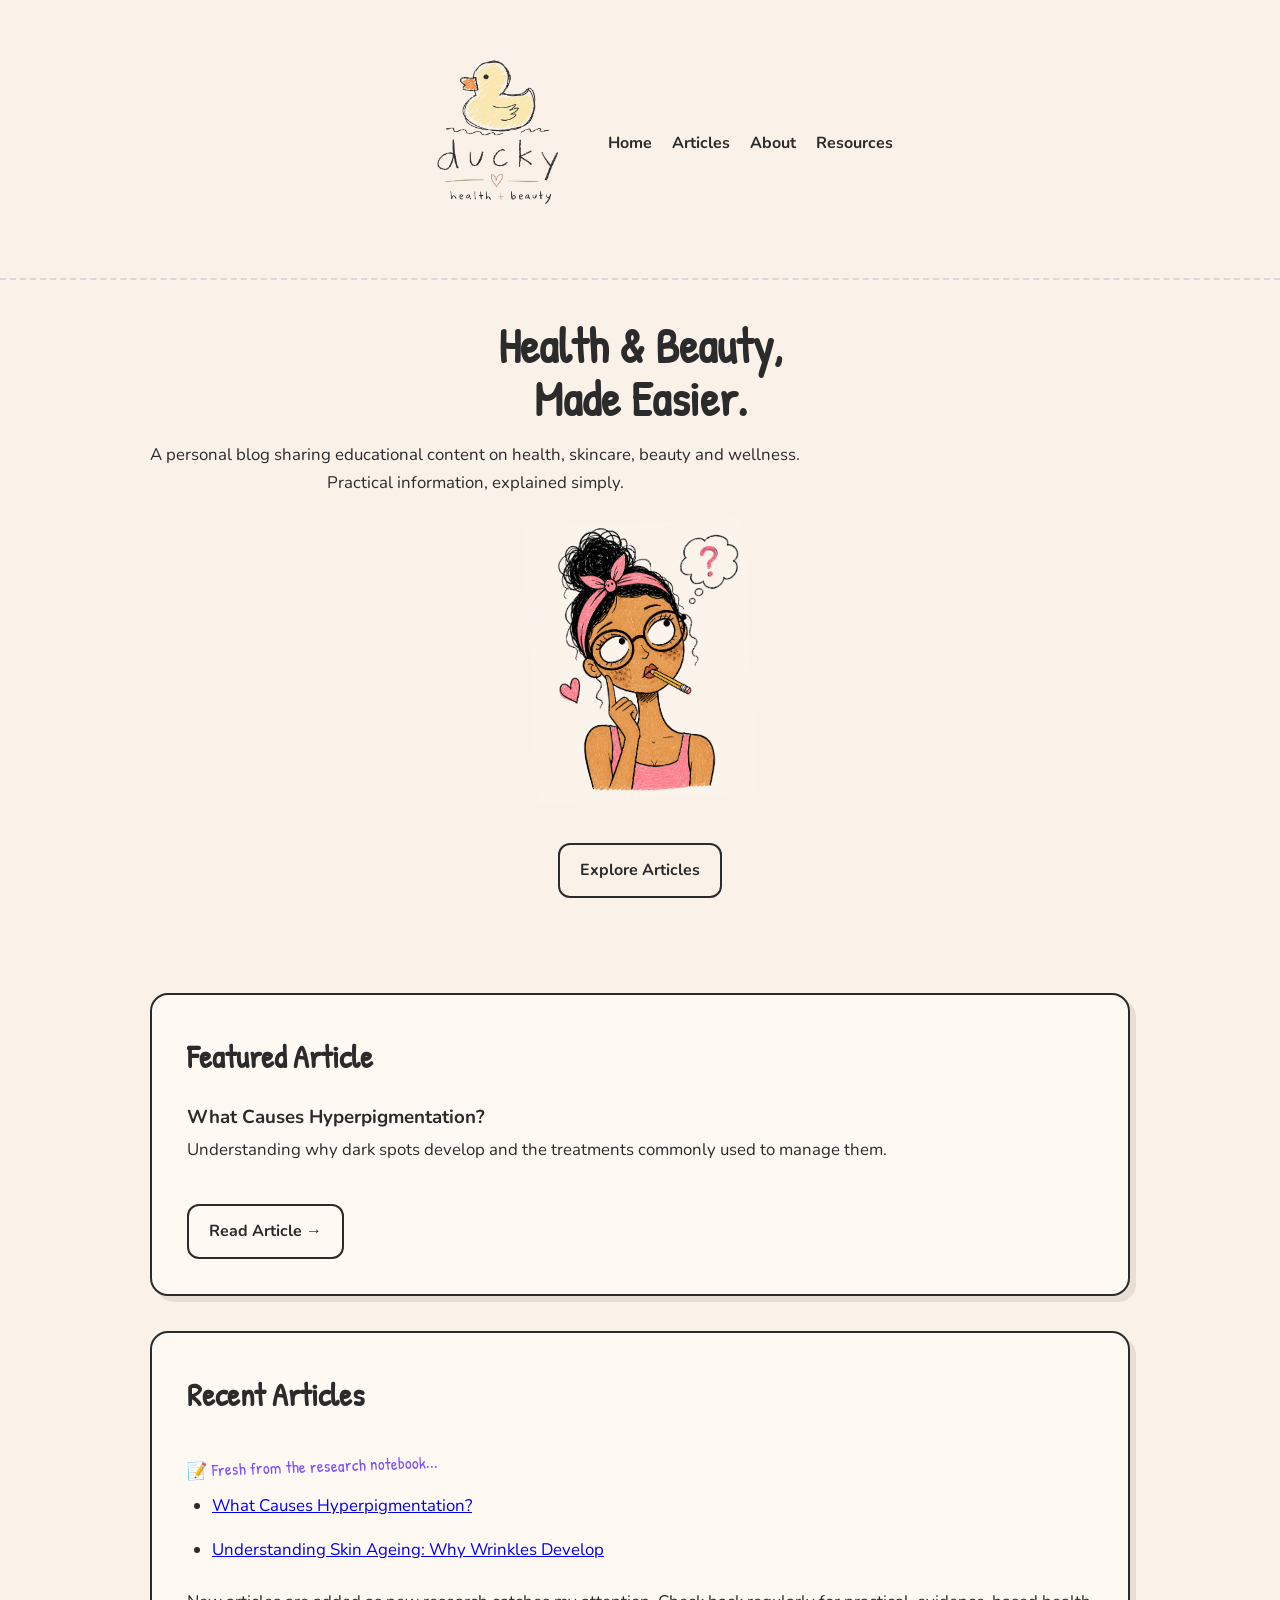
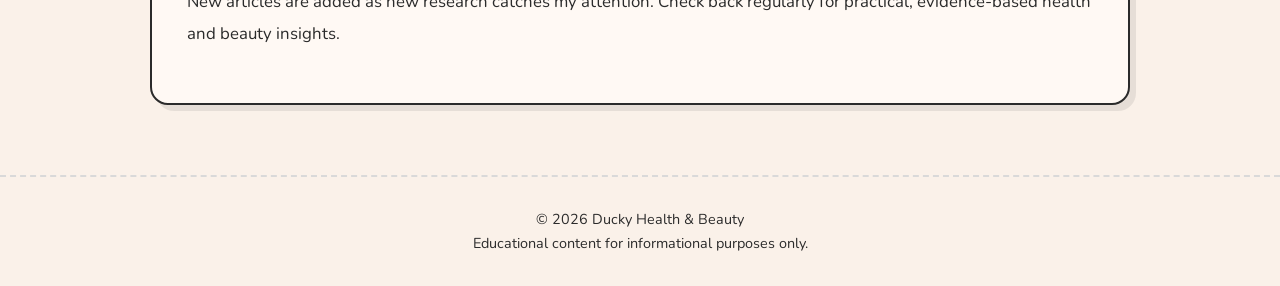
<file: index.html>
<!DOCTYPE html>
<html lang="en">
<head>
    <meta charset="UTF-8">
    <meta name="viewport" content="width=device-width, initial-scale=1.0">
    <title>Ducky Health & Beauty</title>
    <link rel="stylesheet" href="css/style.css">

    
</head>

<body>
<header>

<div class="container">

<nav>

<div class="logo">
<img src="images/logo.png" alt="Ducky Health & Beauty Logo" class="hero-logo">
</div>

<ul>
<li><a href="index.html">Home</a></li>
<li><a href="#">Articles</a></li>
<li><a href="#">About</a></li>
<li><a href="#">Resources</a></li>
</ul>

</nav>

</div>

</header>

<main class="container">

<section class="hero">

<h1>Health & Beauty,<br>Made Easier.</h1>

<p>
A personal blog sharing educational content on health, skincare, beauty and wellness. Practical information, explained simply.
</p>
    
<img src="images/characters/libby-thinking.png"
     alt="Libby researching skincare"
     class="hero-character">
    
<a href="#" class="button">Explore Articles</a>

</section>

<section class="card">

<h2>Featured Article</h2>

<h3>What Causes Hyperpigmentation?</h3>

<p>
Understanding why dark spots develop and the treatments commonly used to manage them.
</p>

<a href="articles/hyperpigmentation.html" class="button">
Read Article →
</a>

</section>

<section class="card">

<h2>Recent Articles</h2>

<p class="scribble">
📝 Fresh from the research notebook...
</p>

<ul>

<li>
<a href="articles/hyperpigmentation.html">
What Causes Hyperpigmentation?
</a>
</li>

<li>
<a href="articles/wrinkles-and-skin-ageing.html">
Understanding Skin Ageing: Why Wrinkles Develop
</a>
</li>

</ul>

<p style="margin-top:20px;">
New articles are added as new research catches my attention. Check back regularly for practical, evidence-based health and beauty insights.
</p>

</section>

</main>

<footer>

<div class="container">

<p>© 2026 Ducky Health & Beauty</p>
<p>Educational content for informational purposes only.</p>

</div>

</footer>
</body>
  </html>
</file>
<file: css/style.css>
/* ==================================================
   DUCKY HEALTH & BEAUTY v1.0
================================================== */

@import url('https://fonts.googleapis.com/css2?family=Patrick+Hand&family=Nunito:wght@400;600;700&display=swap');

*{
    margin:0;
    padding:0;
    box-sizing:border-box;
}

body{
    background:#FAF1E9;
    color:#2B2B2B;
    font-family:'Nunito',sans-serif;
    line-height:1.7;

}

.container{
    width:92%;
    max-width:980px;
    margin:auto;
}

header{
    padding:25px 0;
    border-bottom:2px dashed #d9d9d9;
}

nav{
    display:flex;
    justify-content:center;
    align-items:center;
    margin-top:10px;
}

.logo{
    text-align:center;
    margin-bottom:20px;
}

.logo img{
    width:220px;
    max-width:90%;
    height:auto;
    display:block;
    margin:0 auto;

}

.logo a{
    text-decoration:none;
    color:#2B2B2B;
}

nav ul{
    list-style:none;
    display:flex;
    gap:20px;
}

nav a{
    text-decoration:none;
    color:#2B2B2B;
    font-weight:700;
}
.hero-logo{
    width:260px;
    max-width:90%;
    height:auto;
    display:block;
    margin:0 auto 30px;
}
.hero{
    padding:40px 0 60px;
    text-align:center;

}

.hero h1{
    font-family:'Patrick Hand',cursive;
    font-size:3rem;
    line-height:1.1;
    margin-bottom:15px;
}

.hero p{
    max-width:650px;
    font-size:1.05rem;
}
.card{
    border:2px solid #2B2B2B;
    border-radius:18px;
    padding:35px;
    margin:35px 0;
    background:#FFF9F4;
    box-shadow:6px 6px 0 rgba(0,0,0,.08);
}

.card h2{
    font-family:'Patrick Hand',cursive;
    font-size:2rem;
    margin-bottom:18px;
}

.card p,
.card li{
    font-size:1.05rem;
    line-height:1.9;
}

.card p{
    margin-bottom:18px;
}

.card ul{
    padding-left:25px;
}

.card li{
    margin-bottom:12px;
   }

.scribble{
    font-family:'Patrick Hand',cursive;
    font-size:1.1rem;
    color:#7B4DFF;
    margin-bottom:12px;
    transform:rotate(-2deg);
}

.button{
    display:inline-block;
    margin-top:20px;
    padding:12px 20px;
    border:2px solid #2B2B2B;
    border-radius:12px;
    color:#2B2B2B;
    text-decoration:none;
    font-weight:700;
}

.button{
    display:inline-block;
    margin-top:20px;
    padding:12px 20px;
    border:2px solid #2B2B2B;
    border-radius:12px;
    color:#2B2B2B;
    text-decoration:none;
    font-weight:700;
    transition:.2s ease;
}

.button:hover{
    background:#FFF59D;
    transform:translateY(-2px);
}

footer{
    margin-top:70px;
    padding:30px 0;
    text-align:center;
    border-top:2px dashed #d9d9d9;
    font-size:.9rem;
}

/* ==========================================
   ARTICLE PAGE
========================================== */

.article-header{
    text-align:center;
    margin:40px auto 60px;
}

.article-header h1{
    font-family:'Patrick Hand',cursive;
    font-size:3.2rem;
    line-height:1.1;
    margin:20px 0 15px;
}

.article-date{
    font-family:'Patrick Hand',cursive;
    font-size:1.2rem;
    color:#666;
}

.article-header a{
    text-decoration:none;
    color:#2B2B2B;
    font-weight:700;
}

@media(max-width:700px){

nav{
    flex-direction:column;
    gap:15px;
}

nav ul{
    flex-wrap:wrap;
    justify-content:center;
}

.hero h1{
    font-size:2.3rem;
}

}

/* ==========================================
   WEBSITE CHARACTERS
========================================== */

.hero-character{

display:block;

width:220px;

max-width:80%;

margin:25px auto;

transform:rotate(-3deg);

}

/* ==========================================
   ARTICLE CHARACTER
========================================== */

.article-character{

display:block;

width:240px;

max-width:80%;

margin:25px auto;

transform:rotate(-2deg);

   }
</file>
